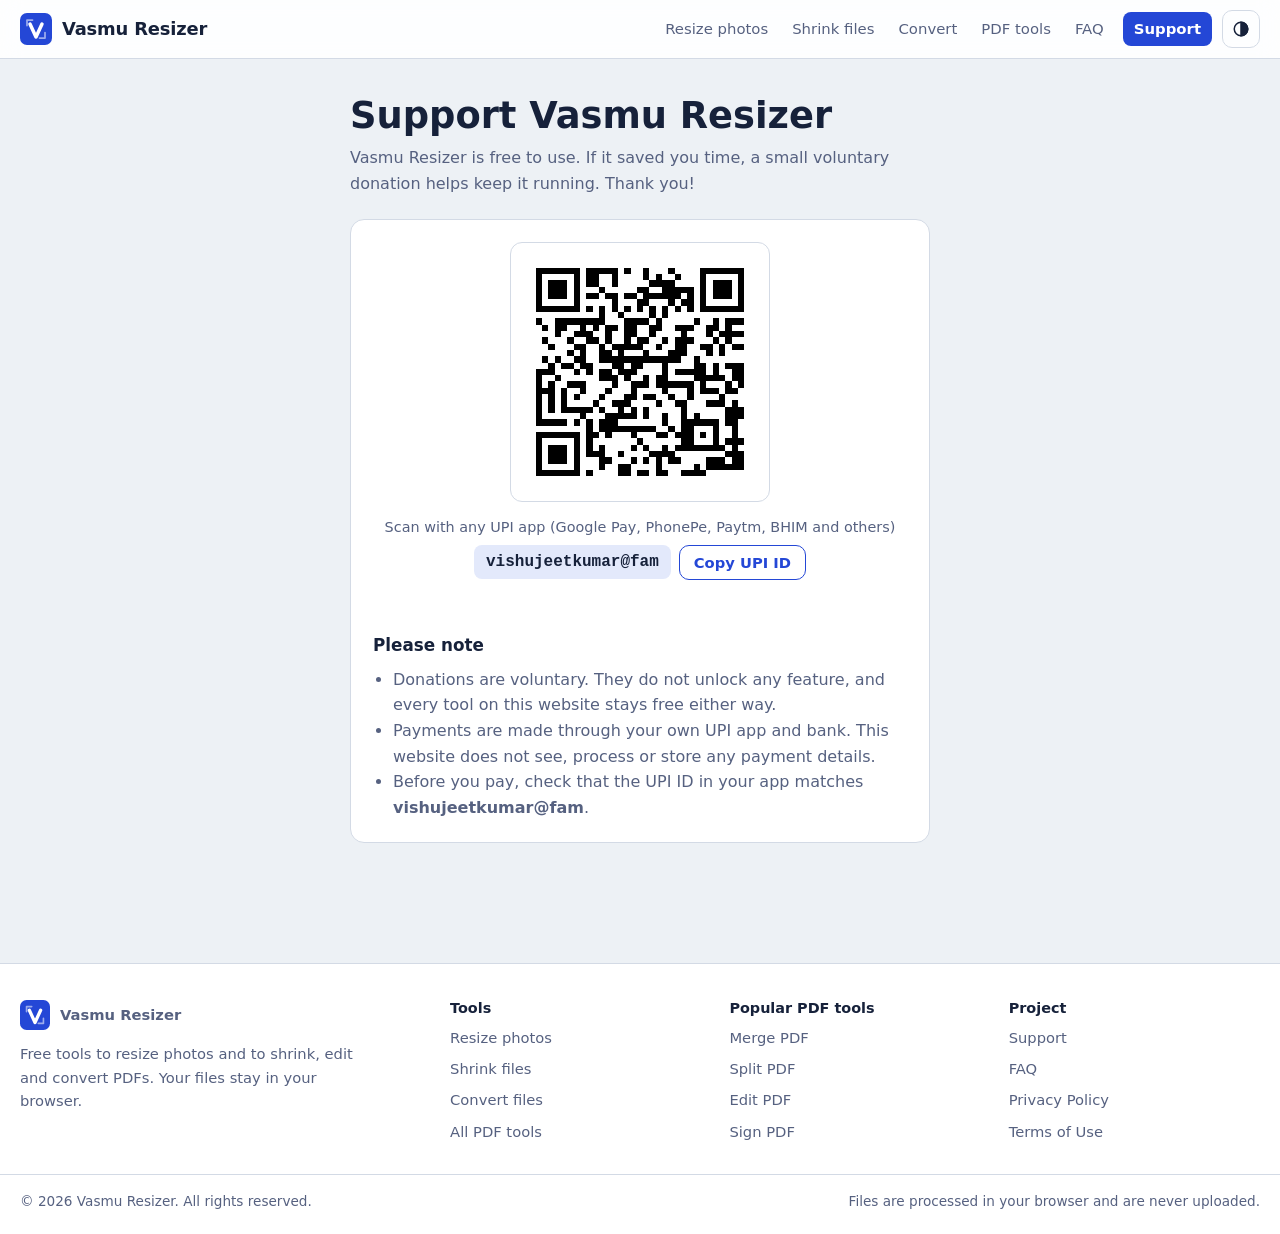
<file: donate.html>
<!DOCTYPE html>
<html lang="en">
<head>
<meta charset="utf-8">
<meta name="viewport" content="width=device-width, initial-scale=1, viewport-fit=cover">
<title>Support Vasmu Resizer | Donate with UPI</title>
<meta name="description" content="Vasmu Resizer is free to use. If it helped you, you can support it with a small voluntary donation by UPI.">
<meta name="robots" content="index,follow">
<meta name="theme-color" content="#2447D6">
<link rel="canonical" href="https://vasmuresizer.freedev.app/donate.html">
<link rel="stylesheet" href="site.css">
<script>try{var t=localStorage.getItem("vr-theme");if(t==="dark"||t==="light")document.documentElement.setAttribute("data-theme",t)}catch(e){}</script>
<link rel="icon" type="image/svg+xml" href="favicon.svg">
<style>
*{box-sizing:border-box}
body{margin:0;background:var(--bg);color:var(--ink);font:400 16px/1.6 system-ui,-apple-system,"Segoe UI",sans-serif;padding:env(safe-area-inset-top,0) 0 env(safe-area-inset-bottom,0)}
.wrap{max-width:620px;margin:0 auto;padding:28px 20px 64px}
a{color:var(--accent)}
.top{display:flex;align-items:center;gap:10px;font-weight:700;text-decoration:none;color:var(--ink);margin-bottom:24px}
.top span{display:block;width:34px;height:34px}
h1{font-size:clamp(1.7rem,5vw,2.3rem);line-height:1.15;margin:0 0 8px}
.lede{color:var(--muted);margin:0 0 22px}
.card{background:var(--panel);border:1px solid var(--line);border-radius:14px;padding:22px}
.qrbox{background:#fff;border-radius:12px;padding:12px;width:min(260px,100%);margin:0 auto 14px;border:1px solid var(--line)}
.qrbox svg{display:block;width:100%;height:auto;aspect-ratio:1/1}
.center{text-align:center}
.upi{display:flex;gap:8px;align-items:center;justify-content:center;flex-wrap:wrap;margin:6px 0 4px}
.upi code{background:var(--accent-soft);color:var(--ink);padding:8px 12px;border-radius:8px;font:600 1rem ui-monospace,Menlo,Consolas,monospace;word-break:break-all}
.btn{appearance:none;border:0;background:var(--accent);color:var(--accent-ink);font-weight:600;font-size:1rem;font-family:inherit;padding:11px 18px;border-radius:10px;cursor:pointer;text-decoration:none;display:inline-block}
.btn.ghost{background:transparent;color:var(--accent);border:1px solid var(--accent);padding:8px 14px;font-size:.92rem}
.btn:focus-visible{outline:3px solid var(--accent);outline-offset:2px}
h2{font-size:1.05rem;margin:24px 0 8px}
.hint{color:var(--muted);font-size:.9rem;margin:8px 0 0}
.ok{color:var(--ok);font-weight:600;min-height:1.4em;margin:6px 0 0;text-align:center}
ul{color:var(--muted);padding-left:20px;margin:6px 0 0}
footer{margin-top:24px;font-size:.9rem;color:var(--muted)}
</style>
</head>
<body>
<a class="skip" href="#main">Skip to content</a>
<header class="sh">
  <div class="sh-in">
    <a class="sh-brand" href="./" aria-label="Vasmu Resizer home"><img src="favicon.svg" alt="" width="32" height="32"><span>Vasmu Resizer</span></a>
    <nav class="sh-nav" id="sh-nav" aria-label="Main" data-open="false">
      <a href="./#resize">Resize photos</a>
      <a href="./#shrink">Shrink files</a>
      <a href="./#convert">Convert</a>
      <a href="./#pdf-tools">PDF tools</a>
      <a href="./#faq">FAQ</a>
      <a class="sh-cta" href="donate.html">Support</a>
    </nav>
    <button class="sh-theme" type="button" aria-label="Switch between light and dark theme"><svg width="18" height="18" viewBox="0 0 24 24" fill="none" stroke="currentColor" stroke-width="2" aria-hidden="true"><circle cx="12" cy="12" r="9"/><path d="M12 3a9 9 0 0 1 0 18z" fill="currentColor"/></svg></button>
    <button class="sh-toggle" type="button" aria-label="Open menu" aria-expanded="false" aria-controls="sh-nav"><svg width="20" height="20" viewBox="0 0 24 24" fill="none" stroke="currentColor" stroke-width="2" stroke-linecap="round" aria-hidden="true"><path d="M4 7h16M4 12h16M4 17h16"/></svg></button>
  </div>
</header>

<main class="wrap" id="main">
<h1 style="margin-top:8px">Support Vasmu Resizer</h1>
<p class="lede">Vasmu Resizer is free to use. If it saved you time, a small voluntary donation helps keep it running. Thank you!</p>

<div class="card">
  <div class="qrbox"><svg xmlns="http://www.w3.org/2000/svg" viewBox="0 0 37 37" shape-rendering="crispEdges" role="img" aria-label="UPI QR code for vishujeetkumar@fam"><rect width="37" height="37" fill="#fff"/><path d="M2 2h7v1h-7zM10 2h5v1h-5zM16 2h1v1h-1zM19 2h1v1h-1zM23 2h1v1h-1zM28 2h7v1h-7zM2 3h1v1h-1zM8 3h1v1h-1zM10 3h2v1h-2zM14 3h1v1h-1zM19 3h1v1h-1zM21 3h1v1h-1zM24 3h1v1h-1zM28 3h1v1h-1zM34 3h1v1h-1zM2 4h1v1h-1zM4 4h3v1h-3zM8 4h1v1h-1zM10 4h2v1h-2zM14 4h1v1h-1zM20 4h4v1h-4zM28 4h1v1h-1zM30 4h3v1h-3zM34 4h1v1h-1zM2 5h1v1h-1zM4 5h3v1h-3zM8 5h1v1h-1zM12 5h1v1h-1zM18 5h2v1h-2zM22 5h5v1h-5zM28 5h1v1h-1zM30 5h3v1h-3zM34 5h1v1h-1zM2 6h1v1h-1zM4 6h3v1h-3zM8 6h1v1h-1zM10 6h2v1h-2zM13 6h2v1h-2zM16 6h2v1h-2zM19 6h6v1h-6zM26 6h1v1h-1zM28 6h1v1h-1zM30 6h3v1h-3zM34 6h1v1h-1zM2 7h1v1h-1zM8 7h1v1h-1zM14 7h1v1h-1zM18 7h2v1h-2zM23 7h1v1h-1zM25 7h2v1h-2zM28 7h1v1h-1zM34 7h1v1h-1zM2 8h7v1h-7zM10 8h1v1h-1zM12 8h1v1h-1zM14 8h1v1h-1zM16 8h1v1h-1zM18 8h1v1h-1zM20 8h1v1h-1zM22 8h1v1h-1zM24 8h1v1h-1zM26 8h1v1h-1zM28 8h7v1h-7zM12 9h1v1h-1zM15 9h1v1h-1zM20 9h1v1h-1zM22 9h1v1h-1zM2 10h1v1h-1zM5 10h8v1h-8zM16 10h4v1h-4zM21 10h1v1h-1zM27 10h1v1h-1zM30 10h1v1h-1zM32 10h3v1h-3zM3 11h1v1h-1zM5 11h2v1h-2zM9 11h1v1h-1zM11 11h1v1h-1zM13 11h2v1h-2zM16 11h2v1h-2zM20 11h2v1h-2zM24 11h3v1h-3zM29 11h2v1h-2zM32 11h1v1h-1zM5 12h1v1h-1zM8 12h3v1h-3zM13 12h1v1h-1zM16 12h2v1h-2zM20 12h1v1h-1zM25 12h1v1h-1zM29 12h1v1h-1zM31 12h4v1h-4zM3 13h1v1h-1zM7 13h1v1h-1zM10 13h2v1h-2zM13 13h1v1h-1zM16 13h1v1h-1zM18 13h2v1h-2zM22 13h1v1h-1zM24 13h3v1h-3zM30 13h1v1h-1zM32 13h1v1h-1zM4 14h1v1h-1zM8 14h2v1h-2zM12 14h1v1h-1zM14 14h5v1h-5zM21 14h1v1h-1zM24 14h2v1h-2zM28 14h2v1h-2zM31 14h1v1h-1zM33 14h2v1h-2zM7 15h1v1h-1zM9 15h1v1h-1zM12 15h2v1h-2zM15 15h1v1h-1zM19 15h1v1h-1zM23 15h3v1h-3zM29 15h1v1h-1zM31 15h1v1h-1zM3 16h1v1h-1zM5 16h1v1h-1zM8 16h2v1h-2zM12 16h13v1h-13zM27 16h1v1h-1zM4 17h1v1h-1zM6 17h2v1h-2zM9 17h2v1h-2zM14 17h2v1h-2zM17 17h2v1h-2zM22 17h1v1h-1zM27 17h2v1h-2zM30 17h1v1h-1zM32 17h3v1h-3zM2 18h3v1h-3zM8 18h1v1h-1zM10 18h1v1h-1zM12 18h2v1h-2zM15 18h3v1h-3zM22 18h1v1h-1zM24 18h5v1h-5zM30 18h1v1h-1zM33 18h2v1h-2zM2 19h1v1h-1zM5 19h1v1h-1zM12 19h3v1h-3zM16 19h1v1h-1zM19 19h1v1h-1zM21 19h2v1h-2zM27 19h5v1h-5zM33 19h2v1h-2zM2 20h1v1h-1zM4 20h1v1h-1zM7 20h3v1h-3zM14 20h1v1h-1zM17 20h3v1h-3zM21 20h6v1h-6zM28 20h1v1h-1zM32 20h1v1h-1zM34 20h1v1h-1zM2 21h3v1h-3zM6 21h1v1h-1zM9 21h1v1h-1zM13 21h1v1h-1zM17 21h1v1h-1zM22 21h1v1h-1zM26 21h1v1h-1zM28 21h3v1h-3zM32 21h2v1h-2zM2 22h1v1h-1zM4 22h1v1h-1zM6 22h1v1h-1zM8 22h1v1h-1zM12 22h1v1h-1zM16 22h2v1h-2zM19 22h2v1h-2zM23 22h1v1h-1zM26 22h1v1h-1zM31 22h1v1h-1zM2 23h1v1h-1zM4 23h1v1h-1zM6 23h1v1h-1zM11 23h1v1h-1zM14 23h3v1h-3zM21 23h1v1h-1zM24 23h2v1h-2zM29 23h3v1h-3zM33 23h1v1h-1zM2 24h1v1h-1zM4 24h1v1h-1zM6 24h5v1h-5zM12 24h1v1h-1zM15 24h1v1h-1zM17 24h1v1h-1zM19 24h1v1h-1zM25 24h1v1h-1zM32 24h3v1h-3zM2 25h1v1h-1zM9 25h1v1h-1zM13 25h5v1h-5zM19 25h1v1h-1zM22 25h1v1h-1zM25 25h1v1h-1zM27 25h1v1h-1zM32 25h3v1h-3zM2 26h5v1h-5zM8 26h1v1h-1zM10 26h1v1h-1zM12 26h3v1h-3zM22 26h1v1h-1zM25 26h6v1h-6zM32 26h2v1h-2zM10 27h1v1h-1zM12 27h9v1h-9zM23 27h1v1h-1zM25 27h2v1h-2zM30 27h1v1h-1zM33 27h1v1h-1zM2 28h7v1h-7zM10 28h2v1h-2zM13 28h1v1h-1zM17 28h1v1h-1zM21 28h2v1h-2zM24 28h3v1h-3zM28 28h1v1h-1zM30 28h1v1h-1zM33 28h1v1h-1zM2 29h1v1h-1zM8 29h1v1h-1zM10 29h1v1h-1zM18 29h1v1h-1zM25 29h2v1h-2zM30 29h1v1h-1zM32 29h3v1h-3zM2 30h1v1h-1zM4 30h3v1h-3zM8 30h1v1h-1zM10 30h1v1h-1zM12 30h1v1h-1zM17 30h1v1h-1zM19 30h1v1h-1zM22 30h1v1h-1zM24 30h8v1h-8zM33 30h1v1h-1zM2 31h1v1h-1zM4 31h3v1h-3zM8 31h1v1h-1zM10 31h3v1h-3zM15 31h1v1h-1zM20 31h4v1h-4zM32 31h3v1h-3zM2 32h1v1h-1zM4 32h3v1h-3zM8 32h1v1h-1zM12 32h2v1h-2zM17 32h1v1h-1zM19 32h1v1h-1zM21 32h1v1h-1zM23 32h2v1h-2zM29 32h3v1h-3zM33 32h2v1h-2zM2 33h1v1h-1zM8 33h1v1h-1zM12 33h1v1h-1zM15 33h2v1h-2zM21 33h1v1h-1zM27 33h1v1h-1zM29 33h6v1h-6zM2 34h7v1h-7zM10 34h1v1h-1zM15 34h2v1h-2zM18 34h2v1h-2zM21 34h2v1h-2zM25 34h4v1h-4z" fill="#000"/></svg></div>
  <p class="center hint" style="margin-top:0">Scan with any UPI app (Google Pay, PhonePe, Paytm, BHIM and others)</p>
  <div class="upi"><code id="upiid">vishujeetkumar@fam</code><button class="btn ghost" type="button" id="copy">Copy UPI ID</button></div>
  <p class="ok" id="msg" role="status" aria-live="polite"></p>

 <!--- <h2>Or pay from your phone</h2>
  <p style="margin:0"><a class="btn" id="pay" href="upi://pay?pa=vishujeetkumar@fam&amp;pn=Vishujeet%20Kumar&amp;cu=INR">Pay with UPI app</a></p>
  <p class="hint">Your UPI app will open and you can enter any amount you like. On a computer, scan the QR code with your phone instead.</p> -->

  <h2>Please note</h2>
  <ul>
    <li>Donations are voluntary. They do not unlock any feature, and every tool on this website stays free either way.</li>
    <li>Payments are made through your own UPI app and bank. This website does not see, process or store any payment details.</li>
    <li>Before you pay, check that the UPI ID in your app matches <strong>vishujeetkumar@fam</strong>.</li>
  </ul>
</div>
</main>
<footer class="sf">
  <div class="sf-in">
    <div class="sf-about">
      <a class="sf-brand" href="./"><img src="favicon.svg" alt="" width="30" height="30"><span>Vasmu Resizer</span></a>
      <p>Free tools to resize photos and to shrink, edit and convert PDFs. Your files stay in your browser.</p>
    </div>
    <div><h2>Tools</h2><ul>
      <li><a href="./#resize">Resize photos</a></li>
      <li><a href="./#shrink">Shrink files</a></li>
      <li><a href="./#convert">Convert files</a></li>
      <li><a href="./#pdf-tools">All PDF tools</a></li></ul></div>
    <div><h2>Popular PDF tools</h2><ul>
      <li><a href="./#tool-merge">Merge PDF</a></li>
      <li><a href="./#tool-split">Split PDF</a></li>
      <li><a href="./#tool-edit">Edit PDF</a></li>
      <li><a href="./#tool-sign">Sign PDF</a></li></ul></div>
    <div><h2>Project</h2><ul>
      <li><a href="donate.html">Support</a></li>
      <li><a href="./#faq">FAQ</a></li>
      <li><a href="privacy.html">Privacy Policy</a></li>
      <li><a href="terms.html">Terms of Use</a></li></ul></div>
  </div>
  <div class="sf-bar"><p>&copy; <span data-year>2026</span> Vasmu Resizer. All rights reserved.</p><p>Files are processed in your browser and are never uploaded.</p></div>
</footer>

<script>
(function(){
  var UPI="vishujeetkumar@fam",msg=document.getElementById('msg');
  document.getElementById('copy').addEventListener('click',function(){
    function done(ok){msg.textContent=ok?'UPI ID copied':'Press and hold the UPI ID to copy it';setTimeout(function(){msg.textContent=''},2500)}
    if(navigator.clipboard&&navigator.clipboard.writeText){navigator.clipboard.writeText(UPI).then(function(){done(true)},function(){done(false)})}
    else{try{var r=document.createRange();r.selectNodeContents(document.getElementById('upiid'));var s=getSelection();s.removeAllRanges();s.addRange(r);done(document.execCommand('copy'))}catch(e){done(false)}}
  });
})();
</script>
<script src="site.js" defer></script>
</body>
</html>
</file>
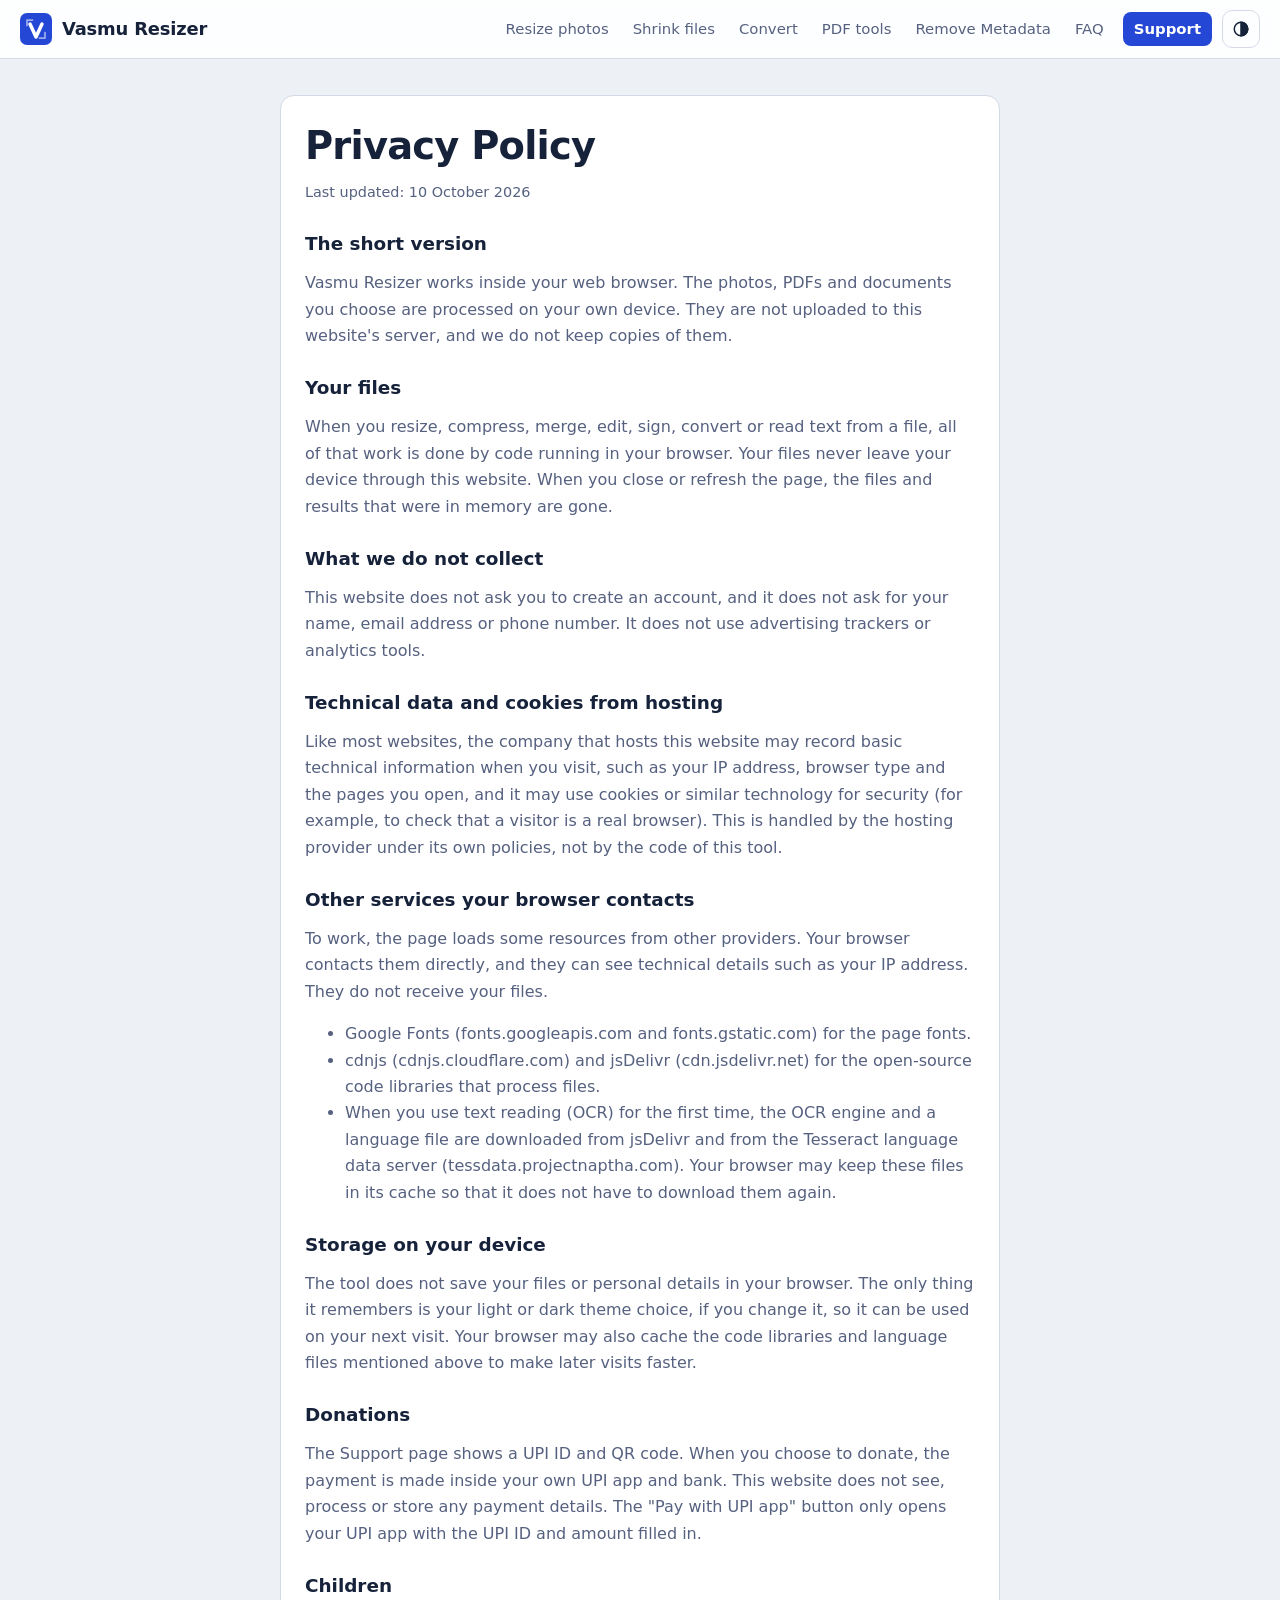
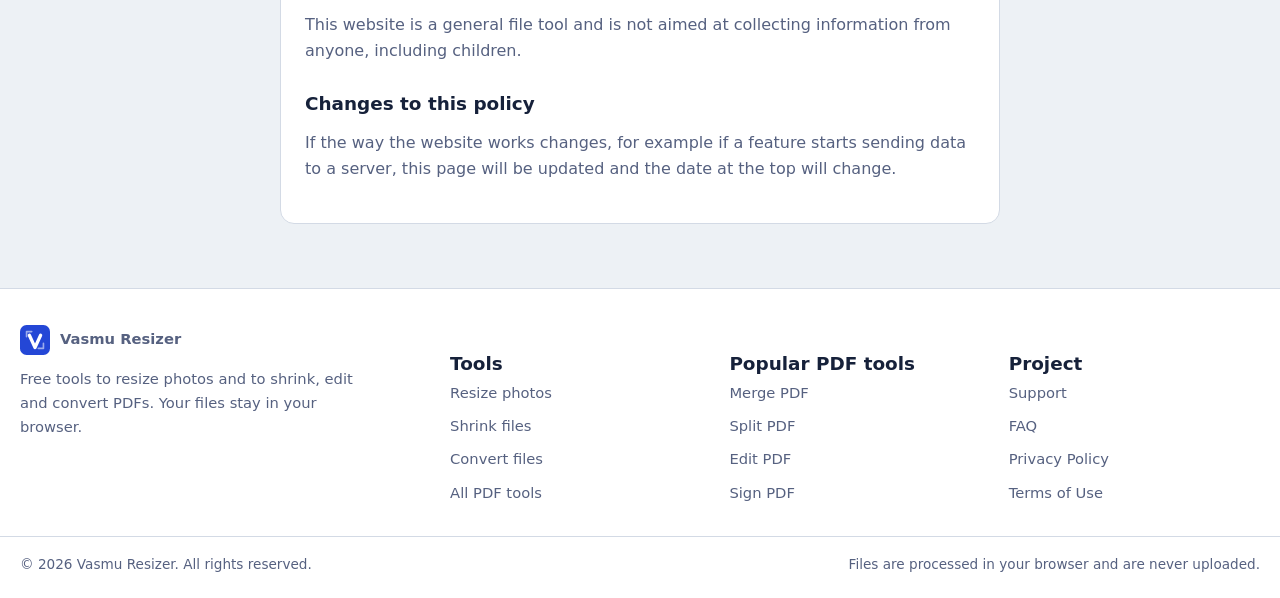
<file: privacy.html>
<!DOCTYPE html>
<html lang="en">
<head>
<meta charset="utf-8">
<meta name="viewport" content="width=device-width, initial-scale=1, viewport-fit=cover">
<title>Privacy Policy | Vasmu Resizer</title>
<meta name="description" content="How Vasmu Resizer handles your files and data: files are processed in your browser and are not uploaded.">
<meta name="robots" content="index,follow">
<meta name="theme-color" content="#2447D6">
<link rel="canonical" href="https://vasmuresizer.freedev.app/privacy.html">
<link rel="icon" type="image/svg+xml" href="favicon.svg">
<link rel="stylesheet" href="site.css">
<script>try{var t=localStorage.getItem("vr-theme");if(t==="dark"||t==="light")document.documentElement.setAttribute("data-theme",t)}catch(e){}</script>
</head>
<body class="page">
<a class="skip" href="#main">Skip to content</a>
<header class="sh">
  <div class="sh-in">
    <a class="sh-brand" href="./" aria-label="Vasmu Resizer home"><img src="favicon.svg" alt="" width="32" height="32"><span>Vasmu Resizer</span></a>
    <nav class="sh-nav" id="sh-nav" aria-label="Main" data-open="false">
      <a href="./#resize">Resize photos</a>
      <a href="./#shrink">Shrink files</a>
      <a href="./#convert">Convert</a>
      <a href="./#pdf-tools">PDF tools</a>
     <a href="remove-metadata.html">Remove Metadata</a>
      <a href="./#faq">FAQ</a>
      <a class="sh-cta" href="donate.html">Support</a>
    </nav>
    <button class="sh-theme" type="button" aria-label="Switch between light and dark theme"><svg width="18" height="18" viewBox="0 0 24 24" fill="none" stroke="currentColor" stroke-width="2" aria-hidden="true"><circle cx="12" cy="12" r="9"/><path d="M12 3a9 9 0 0 1 0 18z" fill="currentColor"/></svg></button>
    <button class="sh-toggle" type="button" aria-label="Open menu" aria-expanded="false" aria-controls="sh-nav"><svg width="20" height="20" viewBox="0 0 24 24" fill="none" stroke="currentColor" stroke-width="2" stroke-linecap="round" aria-hidden="true"><path d="M4 7h16M4 12h16M4 17h16"/></svg></button>
  </div>
</header>

<main class="wrap" id="main">
<div class="card">
<h1>Privacy Policy</h1>
<p class="upd">Last updated: 10 October 2026</p>

<h2>The short version</h2>
<p>Vasmu Resizer works inside your web browser. The photos, PDFs and documents you choose are processed on your own device. They are not uploaded to this website's server, and we do not keep copies of them.</p>

<h2>Your files</h2>
<p>When you resize, compress, merge, edit, sign, convert or read text from a file, all of that work is done by code running in your browser. Your files never leave your device through this website. When you close or refresh the page, the files and results that were in memory are gone.</p>

<h2>What we do not collect</h2>
<p>This website does not ask you to create an account, and it does not ask for your name, email address or phone number. It does not use advertising trackers or analytics tools.</p>

<h2>Technical data and cookies from hosting</h2>
<p>Like most websites, the company that hosts this website may record basic technical information when you visit, such as your IP address, browser type and the pages you open, and it may use cookies or similar technology for security (for example, to check that a visitor is a real browser). This is handled by the hosting provider under its own policies, not by the code of this tool.</p>

<h2>Other services your browser contacts</h2>
<p>To work, the page loads some resources from other providers. Your browser contacts them directly, and they can see technical details such as your IP address. They do not receive your files.</p>
<ul>
<li>Google Fonts (fonts.googleapis.com and fonts.gstatic.com) for the page fonts.</li>
<li>cdnjs (cdnjs.cloudflare.com) and jsDelivr (cdn.jsdelivr.net) for the open-source code libraries that process files.</li>
<li>When you use text reading (OCR) for the first time, the OCR engine and a language file are downloaded from jsDelivr and from the Tesseract language data server (tessdata.projectnaptha.com). Your browser may keep these files in its cache so that it does not have to download them again.</li>
</ul>

<h2>Storage on your device</h2>
<p>The tool does not save your files or personal details in your browser. The only thing it remembers is your light or dark theme choice, if you change it, so it can be used on your next visit. Your browser may also cache the code libraries and language files mentioned above to make later visits faster.</p>

<h2>Donations</h2>
<p>The Support page shows a UPI ID and QR code. When you choose to donate, the payment is made inside your own UPI app and bank. This website does not see, process or store any payment details. The "Pay with UPI app" button only opens your UPI app with the UPI ID and amount filled in.</p>

<h2>Children</h2>
<p>This website is a general file tool and is not aimed at collecting information from anyone, including children.</p>

<h2>Changes to this policy</h2>
<p>If the way the website works changes, for example if a feature starts sending data to a server, this page will be updated and the date at the top will change.</p>

</div>
</main>
<footer class="sf">
  <div class="sf-in">
    <div class="sf-about">
      <a class="sf-brand" href="./"><img src="favicon.svg" alt="" width="30" height="30"><span>Vasmu Resizer</span></a>
      <p>Free tools to resize photos and to shrink, edit and convert PDFs. Your files stay in your browser.</p>
    </div>
    <div><h2>Tools</h2><ul>
      <li><a href="./#resize">Resize photos</a></li>
      <li><a href="./#shrink">Shrink files</a></li>
      <li><a href="./#convert">Convert files</a></li>
      <li><a href="./#pdf-tools">All PDF tools</a></li></ul></div>
    <div><h2>Popular PDF tools</h2><ul>
      <li><a href="./#tool-merge">Merge PDF</a></li>
      <li><a href="./#tool-split">Split PDF</a></li>
      <li><a href="./#tool-edit">Edit PDF</a></li>
      <li><a href="./#tool-sign">Sign PDF</a></li></ul></div>
    <div><h2>Project</h2><ul>
      <li><a href="donate.html">Support</a></li>
      <li><a href="./#faq">FAQ</a></li>
      <li><a href="privacy.html">Privacy Policy</a></li>
      <li><a href="terms.html">Terms of Use</a></li></ul></div>
  </div>
  <div class="sf-bar"><p>&copy; <span data-year>2026</span> Vasmu Resizer. All rights reserved.</p><p>Files are processed in your browser and are never uploaded.</p></div>
</footer>

<script src="site.js" defer></script>
</body>
</html>
</file>
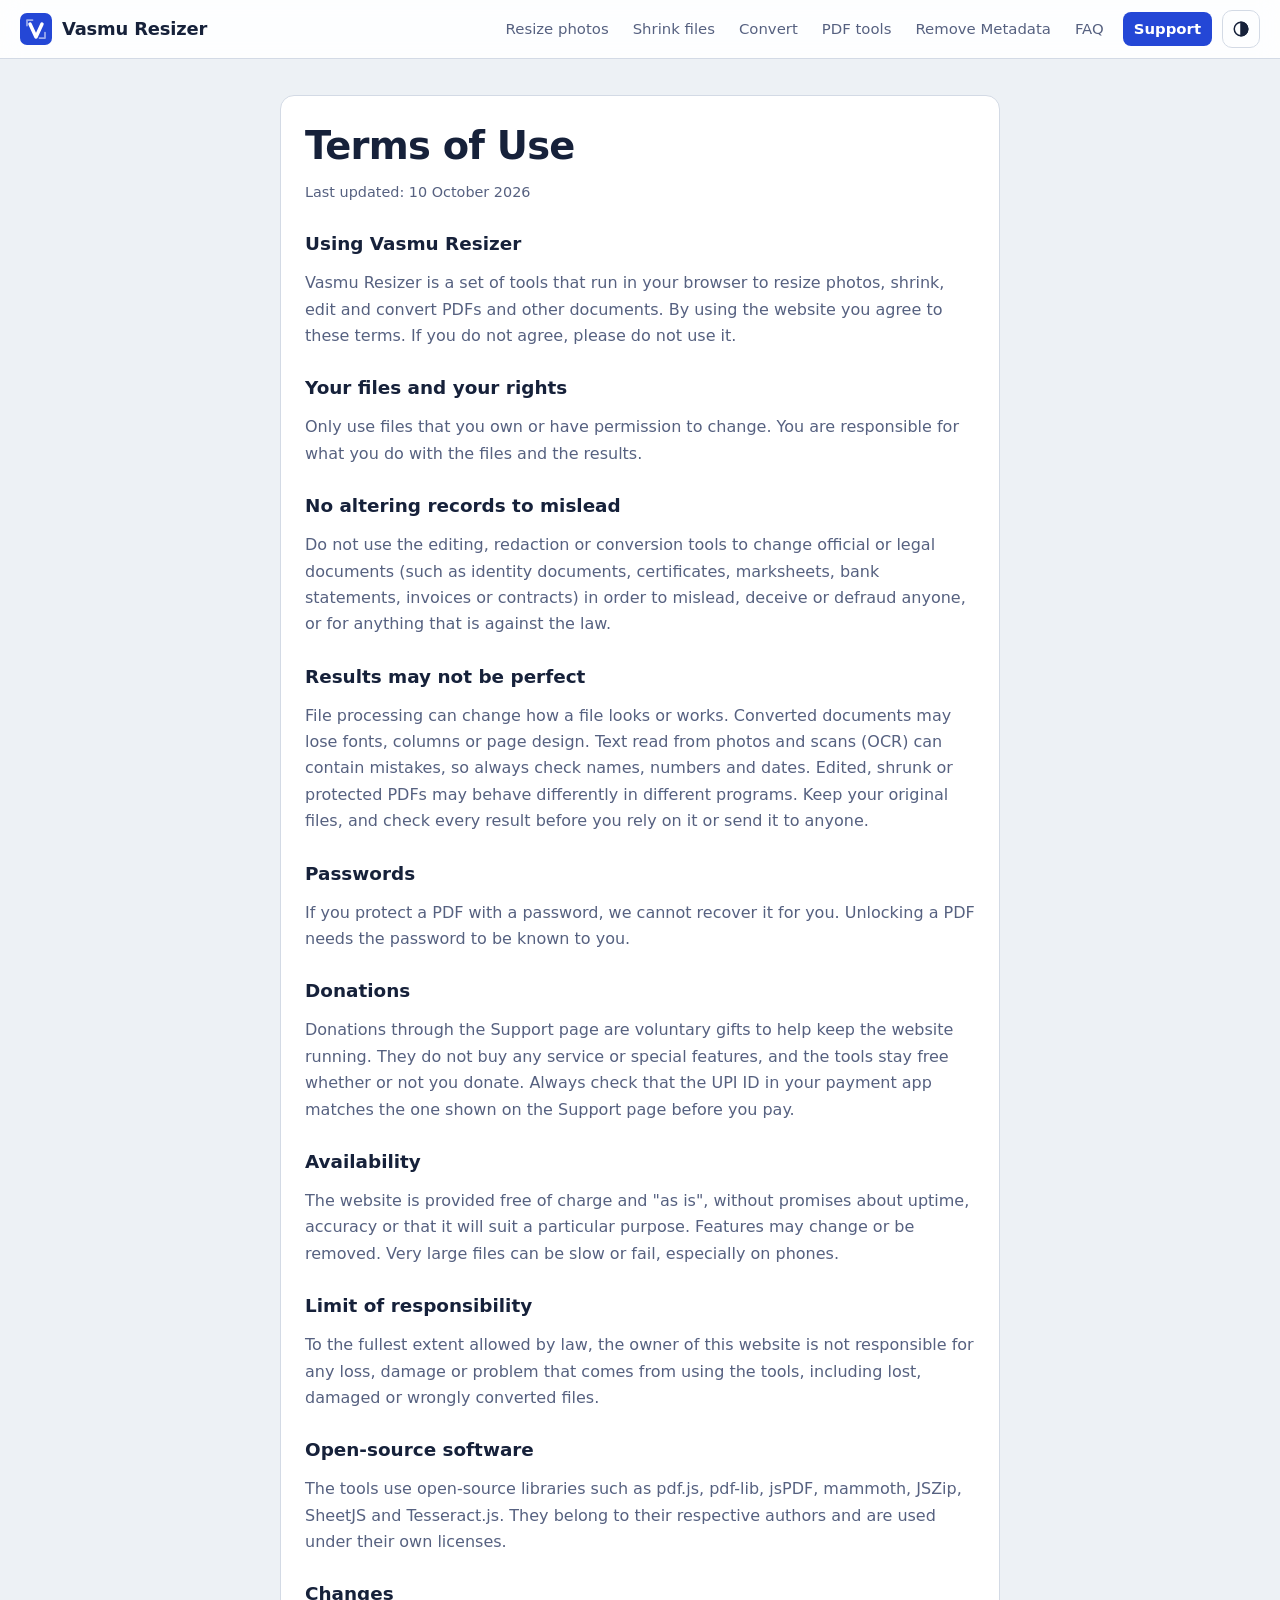
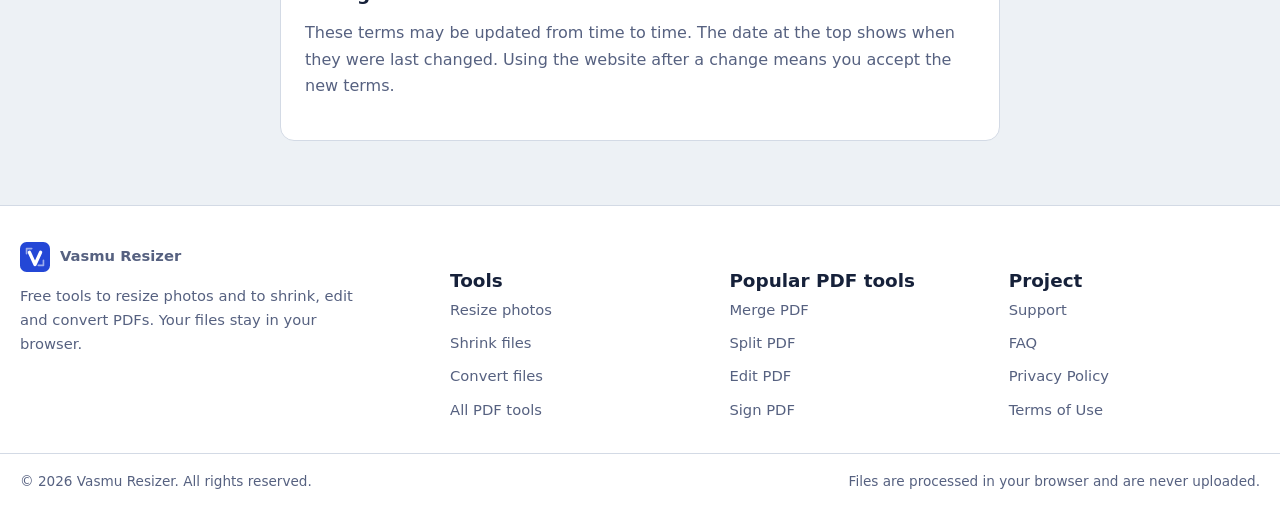
<file: terms.html>
<!DOCTYPE html>
<html lang="en">
<head>
<meta charset="utf-8">
<meta name="viewport" content="width=device-width, initial-scale=1, viewport-fit=cover">
<title>Terms of Use | Vasmu Resizer</title>
<meta name="description" content="Terms of use for Vasmu Resizer, a browser-based photo resizer and PDF toolkit.">
<meta name="robots" content="index,follow">
<meta name="theme-color" content="#2447D6">
<link rel="canonical" href="https://vasmuresizer.freedev.app/terms.html">
<link rel="icon" type="image/svg+xml" href="favicon.svg">
<link rel="stylesheet" href="site.css">
<script>try{var t=localStorage.getItem("vr-theme");if(t==="dark"||t==="light")document.documentElement.setAttribute("data-theme",t)}catch(e){}</script>
</head>
<body class="page">
<a class="skip" href="#main">Skip to content</a>
<header class="sh">
  <div class="sh-in">
    <a class="sh-brand" href="./" aria-label="Vasmu Resizer home"><img src="favicon.svg" alt="" width="32" height="32"><span>Vasmu Resizer</span></a>
    <nav class="sh-nav" id="sh-nav" aria-label="Main" data-open="false">
      <a href="./#resize">Resize photos</a>
      <a href="./#shrink">Shrink files</a>
      <a href="./#convert">Convert</a>
      <a href="./#pdf-tools">PDF tools</a>
      <a href="remove-metadata.html">Remove Metadata</a>
      <a href="./#faq">FAQ</a>
      <a class="sh-cta" href="donate.html">Support</a>
    </nav>
    <button class="sh-theme" type="button" aria-label="Switch between light and dark theme"><svg width="18" height="18" viewBox="0 0 24 24" fill="none" stroke="currentColor" stroke-width="2" aria-hidden="true"><circle cx="12" cy="12" r="9"/><path d="M12 3a9 9 0 0 1 0 18z" fill="currentColor"/></svg></button>
    <button class="sh-toggle" type="button" aria-label="Open menu" aria-expanded="false" aria-controls="sh-nav"><svg width="20" height="20" viewBox="0 0 24 24" fill="none" stroke="currentColor" stroke-width="2" stroke-linecap="round" aria-hidden="true"><path d="M4 7h16M4 12h16M4 17h16"/></svg></button>
  </div>
</header>

<main class="wrap" id="main">
<div class="card">
<h1>Terms of Use</h1>
<p class="upd">Last updated: 10 October 2026</p>

<h2>Using Vasmu Resizer</h2>
<p>Vasmu Resizer is a set of tools that run in your browser to resize photos, shrink, edit and convert PDFs and other documents. By using the website you agree to these terms. If you do not agree, please do not use it.</p>

<h2>Your files and your rights</h2>
<p>Only use files that you own or have permission to change. You are responsible for what you do with the files and the results.</p>

<h2>No altering records to mislead</h2>
<p>Do not use the editing, redaction or conversion tools to change official or legal documents (such as identity documents, certificates, marksheets, bank statements, invoices or contracts) in order to mislead, deceive or defraud anyone, or for anything that is against the law.</p>

<h2>Results may not be perfect</h2>
<p>File processing can change how a file looks or works. Converted documents may lose fonts, columns or page design. Text read from photos and scans (OCR) can contain mistakes, so always check names, numbers and dates. Edited, shrunk or protected PDFs may behave differently in different programs. Keep your original files, and check every result before you rely on it or send it to anyone.</p>

<h2>Passwords</h2>
<p>If you protect a PDF with a password, we cannot recover it for you. Unlocking a PDF needs the password to be known to you.</p>

<h2>Donations</h2>
<p>Donations through the Support page are voluntary gifts to help keep the website running. They do not buy any service or special features, and the tools stay free whether or not you donate. Always check that the UPI ID in your payment app matches the one shown on the Support page before you pay.</p>

<h2>Availability</h2>
<p>The website is provided free of charge and "as is", without promises about uptime, accuracy or that it will suit a particular purpose. Features may change or be removed. Very large files can be slow or fail, especially on phones.</p>

<h2>Limit of responsibility</h2>
<p>To the fullest extent allowed by law, the owner of this website is not responsible for any loss, damage or problem that comes from using the tools, including lost, damaged or wrongly converted files.</p>

<h2>Open-source software</h2>
<p>The tools use open-source libraries such as pdf.js, pdf-lib, jsPDF, mammoth, JSZip, SheetJS and Tesseract.js. They belong to their respective authors and are used under their own licenses.</p>

<h2>Changes</h2>
<p>These terms may be updated from time to time. The date at the top shows when they were last changed. Using the website after a change means you accept the new terms.</p>

</div>
</main>
<footer class="sf">
  <div class="sf-in">
    <div class="sf-about">
      <a class="sf-brand" href="./"><img src="favicon.svg" alt="" width="30" height="30"><span>Vasmu Resizer</span></a>
      <p>Free tools to resize photos and to shrink, edit and convert PDFs. Your files stay in your browser.</p>
    </div>
    <div><h2>Tools</h2><ul>
      <li><a href="./#resize">Resize photos</a></li>
      <li><a href="./#shrink">Shrink files</a></li>
      <li><a href="./#convert">Convert files</a></li>
      <li><a href="./#pdf-tools">All PDF tools</a></li></ul></div>
    <div><h2>Popular PDF tools</h2><ul>
      <li><a href="./#tool-merge">Merge PDF</a></li>
      <li><a href="./#tool-split">Split PDF</a></li>
      <li><a href="./#tool-edit">Edit PDF</a></li>
      <li><a href="./#tool-sign">Sign PDF</a></li></ul></div>
    <div><h2>Project</h2><ul>
      <li><a href="donate.html">Support</a></li>
      <li><a href="./#faq">FAQ</a></li>
      <li><a href="privacy.html">Privacy Policy</a></li>
      <li><a href="terms.html">Terms of Use</a></li></ul></div>
  </div>
  <div class="sf-bar"><p>&copy; <span data-year>2026</span> Vasmu Resizer. All rights reserved.</p><p>Files are processed in your browser and are never uploaded.</p></div>
</footer>

<script src="site.js" defer></script>
</body>
</html>
</file>
<file: site.css>
/* Vasmu Resizer: shared styles for header, footer and simple pages */
:root{box-sizing:border-box;--bg:#EDF1F5;--panel:#FFFFFF;--ink:#16213A;--muted:#566180;--line:#D3DAE5;--accent:#2447D6;--accent-ink:#FFFFFF;--accent-soft:#E3E9FB;--ok:#14724F;--bad:#B3261E;--display:"Bricolage Grotesque","Trebuchet MS",system-ui,sans-serif;--body:"Instrument Sans",system-ui,-apple-system,"Segoe UI",sans-serif}
@media (prefers-color-scheme:dark){:root:not([data-theme="light"]){--bg:#0F1626;--panel:#172036;--ink:#E8ECF5;--muted:#9AA6BF;--line:#2A3652;--accent:#86A0FF;--accent-ink:#0F1626;--accent-soft:#1F2C52;--ok:#5FD3A2;--bad:#FF8A80}}
:root[data-theme="dark"]{--bg:#0F1626;--panel:#172036;--ink:#E8ECF5;--muted:#9AA6BF;--line:#2A3652;--accent:#86A0FF;--accent-ink:#0F1626;--accent-soft:#1F2C52;--ok:#5FD3A2;--bad:#FF8A80}
*,*::before,*::after{box-sizing:inherit}
.skip{position:absolute;left:-999px;top:8px;background:var(--accent);color:var(--accent-ink);padding:8px 14px;border-radius:8px;z-index:100;font:600 .9rem var(--body)}
.skip:focus{left:12px}
/* header */
.sh{position:sticky;top:0;z-index:50;background:color-mix(in srgb,var(--panel) 90%,transparent);-webkit-backdrop-filter:saturate(1.4) blur(10px);backdrop-filter:saturate(1.4) blur(10px);border-bottom:1px solid var(--line)}
.sh-in{max-width:none;margin:0 auto;padding:10px 20px;display:flex;align-items:center;gap:10px}
.sh-brand{display:flex;align-items:center;gap:10px;font:800 1.12rem/1 var(--display);letter-spacing:-.01em;color:var(--ink);text-decoration:none;margin-right:auto}
.sh-brand img{width:32px;height:32px;display:block}
.sh-nav{display:flex;align-items:center;gap:2px}
.sh-nav a{color:var(--muted);text-decoration:none;font:500 .93rem var(--body);padding:8px 11px;border-radius:8px;white-space:nowrap}
.sh-nav a:hover{color:var(--ink);background:var(--accent-soft)}
.sh-nav a[aria-current="page"]{color:var(--accent)}
.sh-nav a.sh-cta{background:var(--accent);color:var(--accent-ink);font-weight:600;margin-left:6px}
.sh-nav a.sh-cta:hover{filter:brightness(1.08);background:var(--accent);color:var(--accent-ink)}
.sh-theme,.sh-toggle{appearance:none;border:1px solid var(--line);background:transparent;color:var(--ink);width:38px;height:38px;border-radius:10px;cursor:pointer;display:grid;place-items:center;padding:0}
.sh-theme:hover,.sh-toggle:hover{background:var(--accent-soft)}
.sh-toggle{display:none}
.sh a:focus-visible,.sh button:focus-visible,.sf a:focus-visible{outline:3px solid var(--accent);outline-offset:2px}
@media (max-width:860px){
  .sh-toggle{display:grid}
  .sh-nav{display:none;position:absolute;left:0;right:0;top:100%;flex-direction:column;align-items:stretch;background:var(--panel);border-bottom:1px solid var(--line);padding:10px 20px 16px;gap:2px}
  .sh-nav[data-open="true"]{display:flex}
  .sh-nav a.sh-cta{margin:8px 0 0;text-align:center}
}
/* footer */
.sf{margin-top:56px;background:var(--panel);border-top:1px solid var(--line);color:var(--muted);font-family:var(--body)}
.sf-in{max-width:none;margin:0 auto;padding:36px 20px 4px;display:grid;grid-template-columns:1.6fr 1fr 1fr 1fr;gap:28px}
@media (max-width:820px){.sf-in{grid-template-columns:1fr 1fr}.sf-about{grid-column:1/-1}}
.sf-brand{display:flex;align-items:center;gap:10px;font:800 1.05rem/1 var(--display);color:var(--ink);text-decoration:none}
.sf-brand img{width:30px;height:30px;display:block}
.sf-about p{margin:12px 0 0;font-size:.92rem;max-width:36ch}
.sf h2{font:600 .9rem var(--display);margin:0 0 10px;color:var(--ink)}
.sf ul{list-style:none;margin:0;padding:0;display:grid;gap:7px}
.sf a{color:var(--muted);text-decoration:none;font-size:.92rem}
.sf ul a:hover{color:var(--accent);text-decoration:underline}
.sf-bar{max-width:none;margin:26px auto 0;padding:16px 20px calc(22px + env(safe-area-inset-bottom,0px));border-top:1px solid var(--line);display:flex;justify-content:space-between;gap:6px 24px;flex-wrap:wrap;font-size:.85rem}
.sf-bar p{margin:0}
/* simple pages (privacy, terms) */
body.page{margin:0;background:var(--bg);color:var(--ink);font:400 16px/1.65 var(--body);-webkit-text-size-adjust:100%}
.page .wrap{max-width:760px;margin:0 auto;padding:36px 20px 8px}
.page h1{font:800 clamp(1.8rem,5vw,2.4rem)/1.12 var(--display);letter-spacing:-.02em;margin:22px 0 6px}
.page h2{font:600 1.15rem var(--display);margin:28px 0 6px}
.page p,.page li{color:var(--muted)}
.page .wrap a{color:var(--accent)}
.page .card{background:var(--panel);border:1px solid var(--line);border-radius:14px;padding:6px 24px 24px}
.page .upd{font-size:.9rem}
</file>
